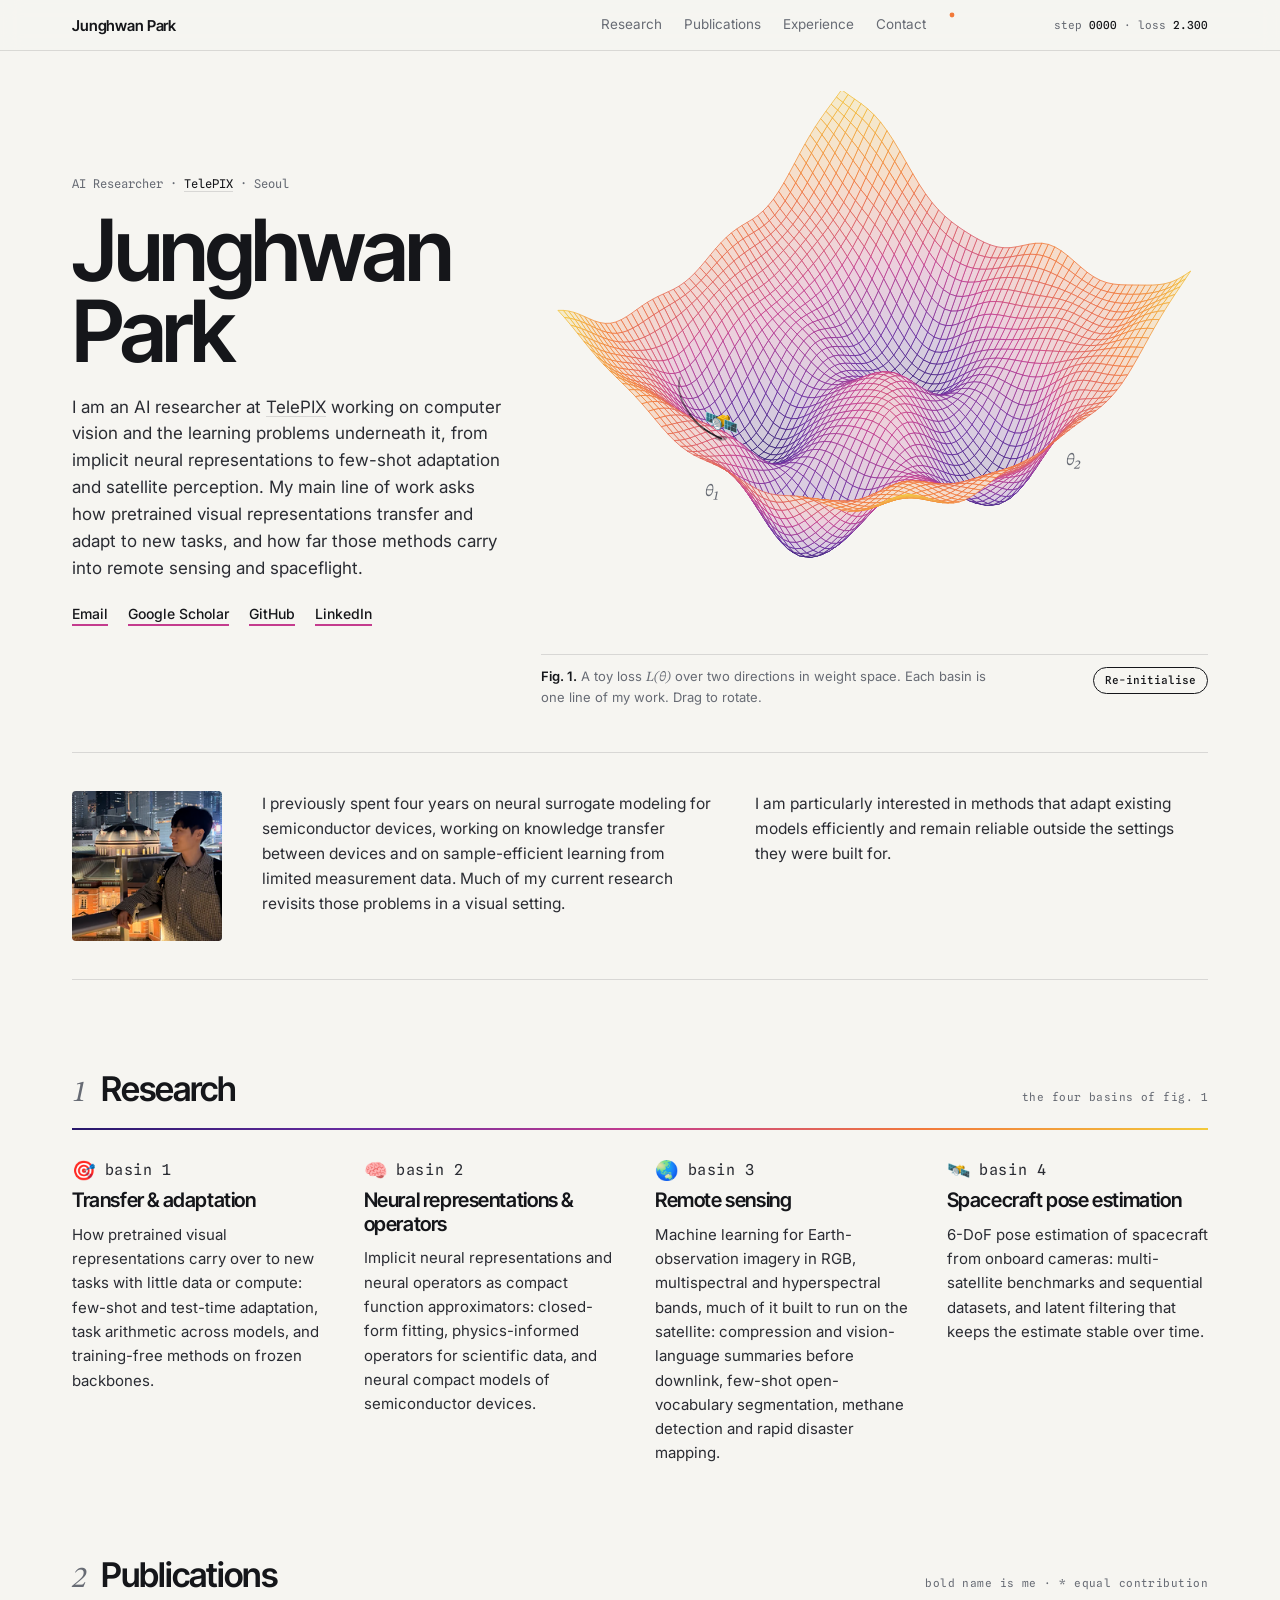
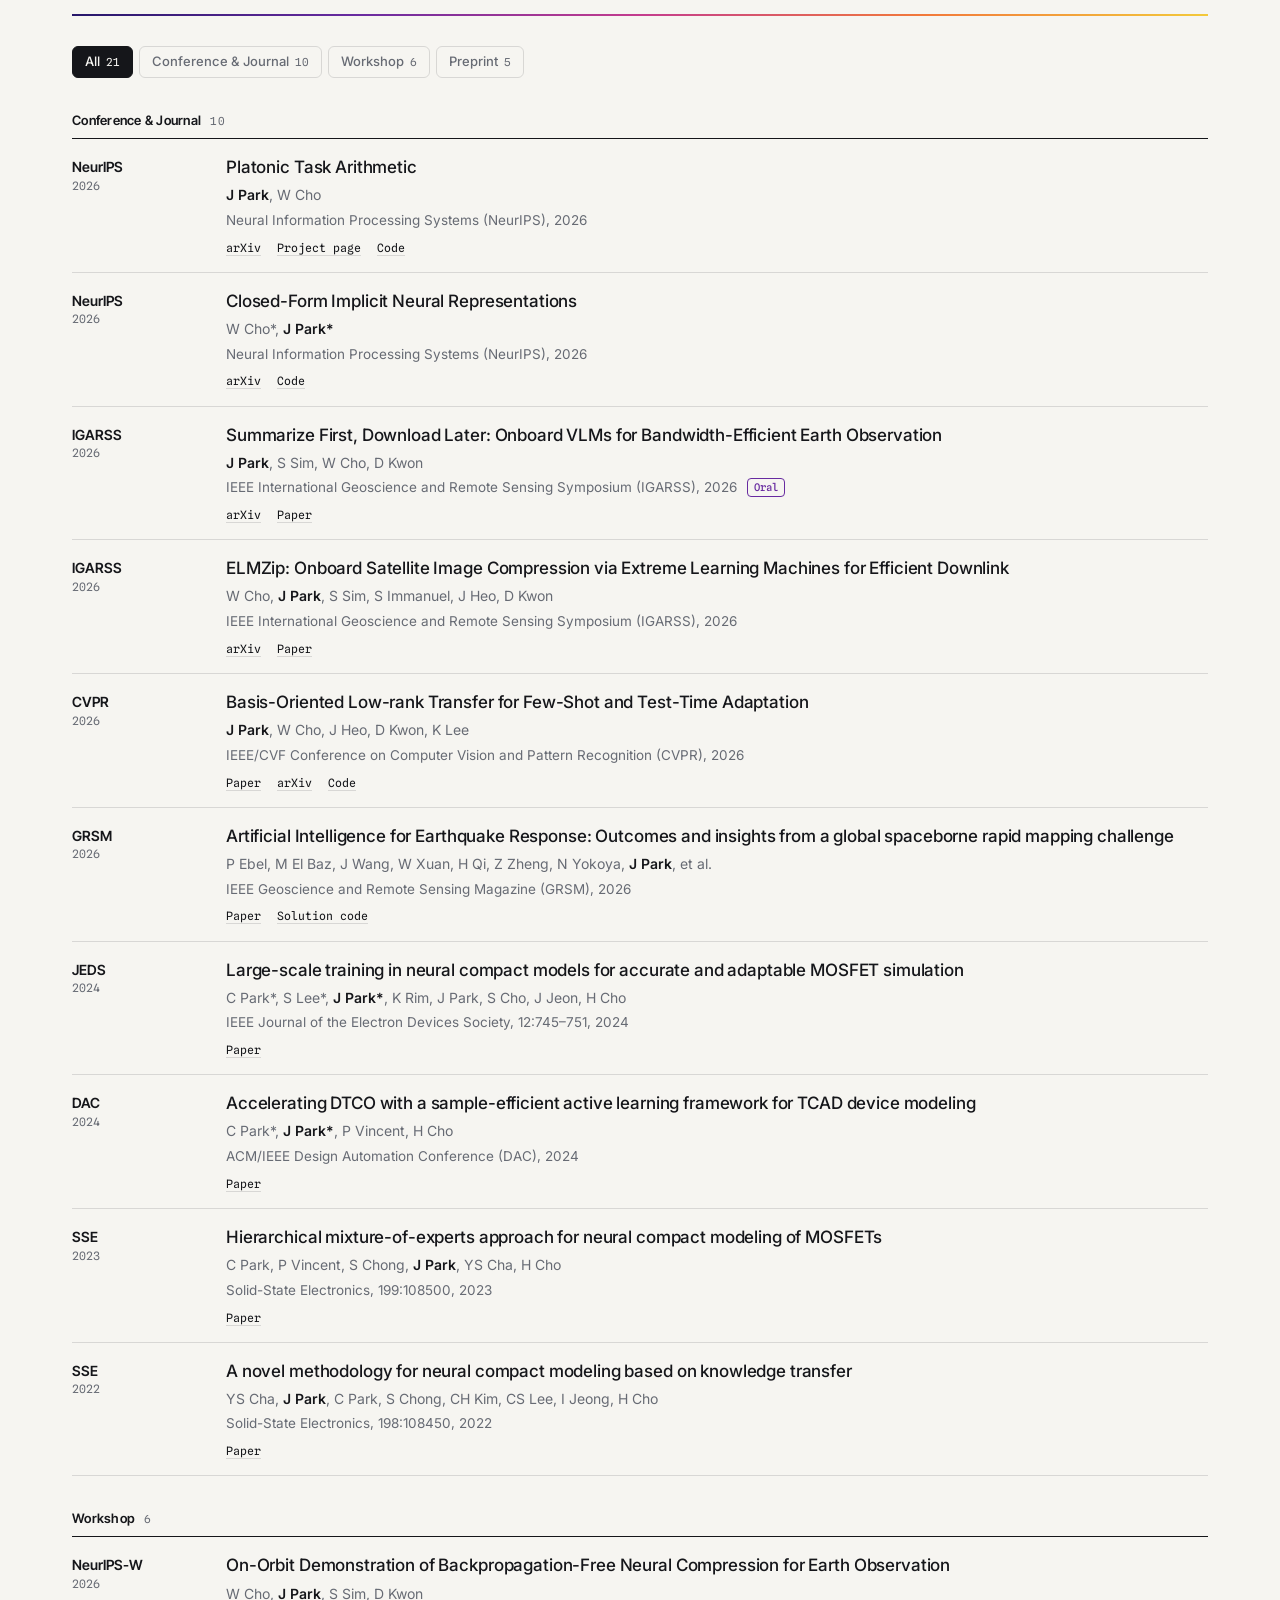
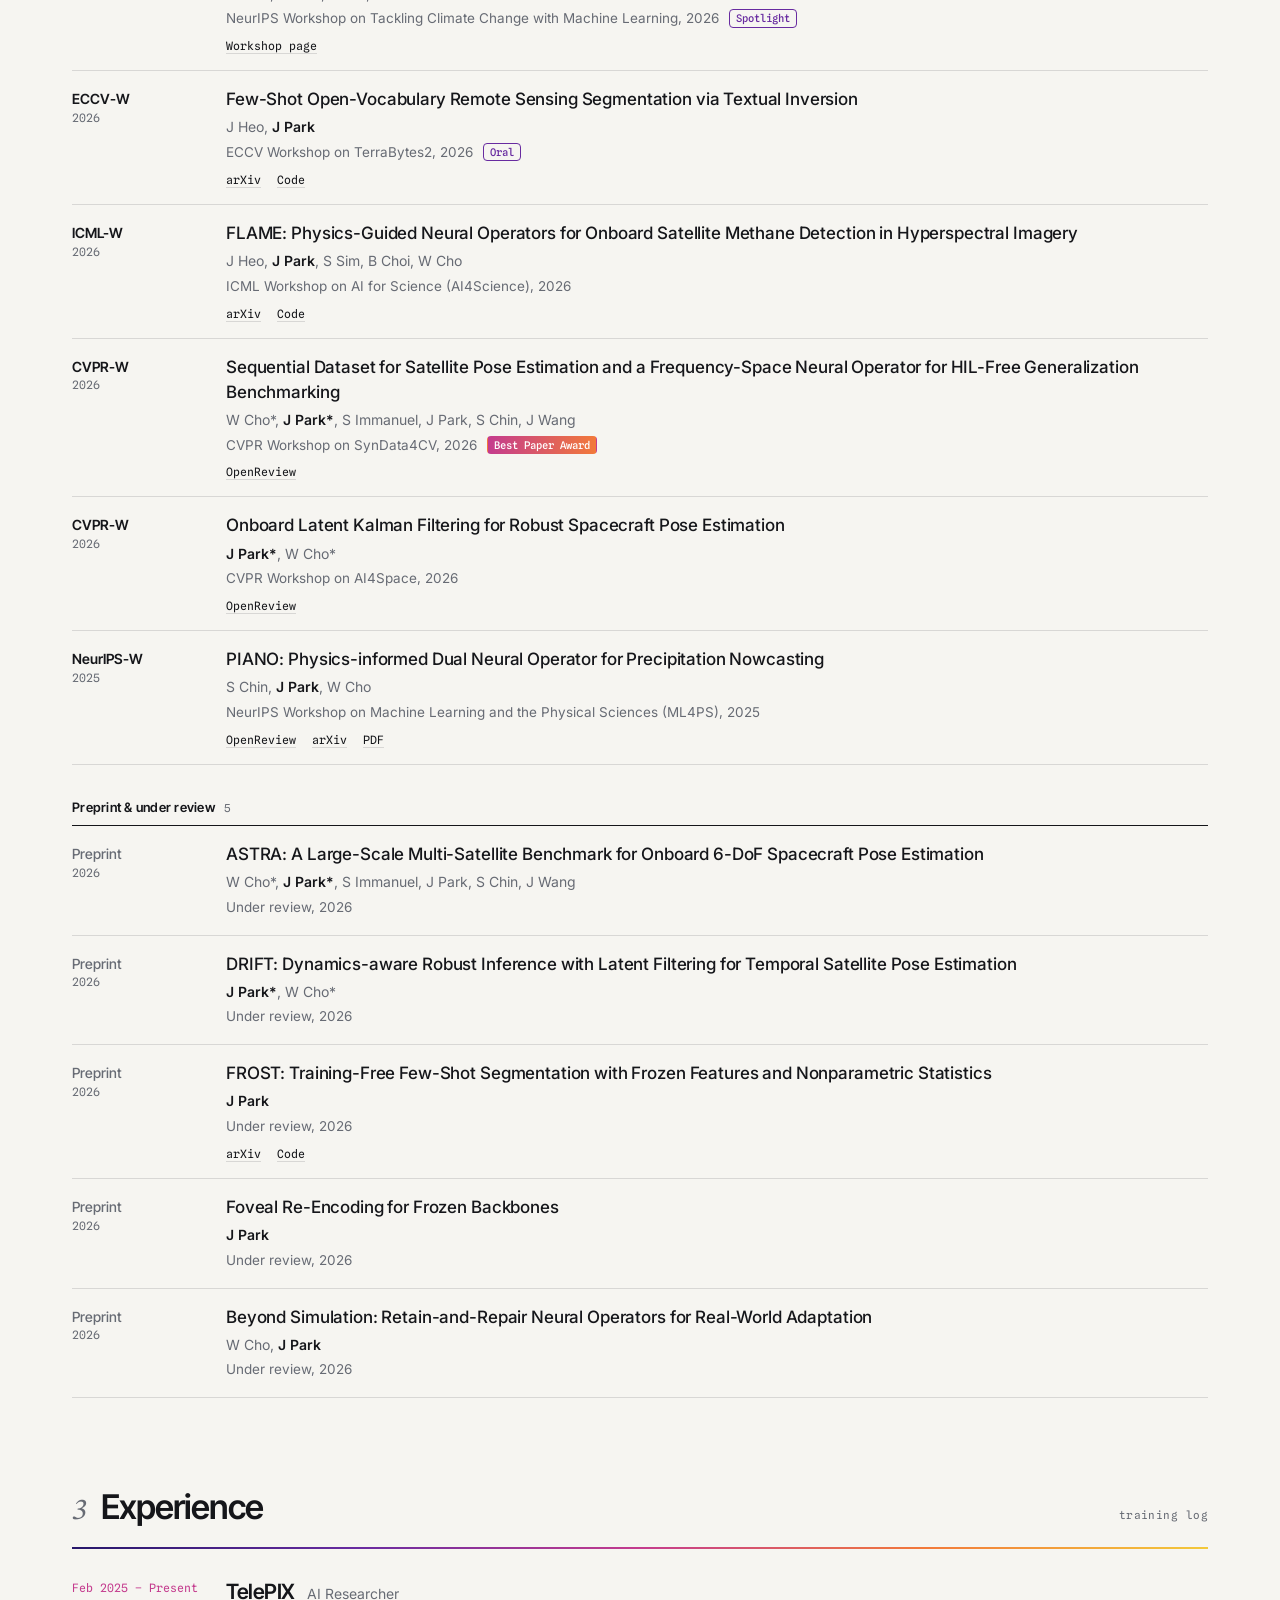
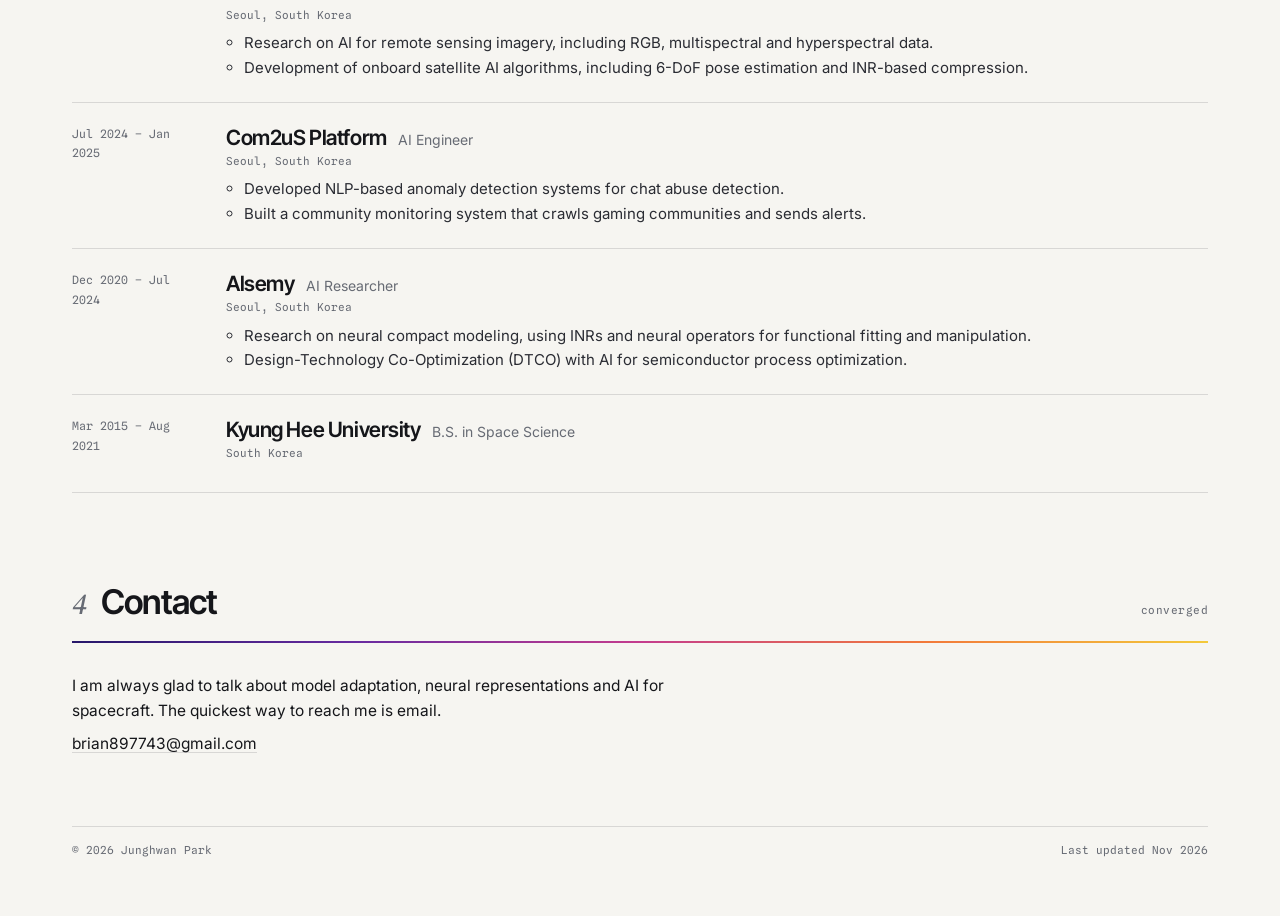
<file: index.html>
<!doctype html>
<html lang="en">
<head>
  <meta charset="utf-8">
  <meta name="viewport" content="width=device-width, initial-scale=1">
  <title>Junghwan Park | AI Researcher</title>
  <meta name="description" content="Junghwan Park is an AI researcher at TelePIX working on computer vision, model adaptation, implicit neural representations and onboard satellite AI.">
  <meta name="author" content="Junghwan Park">
  <link rel="canonical" href="https://jhpark-ai.github.io/">
  <meta property="og:type" content="profile">
  <meta property="og:title" content="Junghwan Park | AI Researcher">
  <meta property="og:description" content="AI researcher at TelePIX working on computer vision, model adaptation, implicit neural representations and onboard satellite AI.">
  <meta property="og:url" content="https://jhpark-ai.github.io/">
  <meta property="og:image" content="https://jhpark-ai.github.io/assets/profile.png">
  <meta name="twitter:card" content="summary">
  <meta name="theme-color" content="#f6f5f1">
  <link rel="icon" href="assets/favicon.svg" type="image/svg+xml">

  <link rel="preconnect" href="https://fonts.googleapis.com">
  <link rel="preconnect" href="https://fonts.gstatic.com" crossorigin>
  <link href="https://fonts.googleapis.com/css2?family=Inter+Tight:wght@500;600&family=Inter:wght@400;500;600&family=STIX+Two+Text:ital@1&family=Spline+Sans+Mono:wght@400;500&display=swap" rel="stylesheet">
  <link rel="stylesheet" href="assets/style.css?v=2">
  <script src="assets/main.js?v=4" defer></script>

  <script type="application/ld+json">
  {
    "@context": "https://schema.org",
    "@type": "Person",
    "name": "Junghwan Park",
    "url": "https://jhpark-ai.github.io/",
    "image": "https://jhpark-ai.github.io/assets/profile.png",
    "jobTitle": "AI Researcher",
    "worksFor": { "@type": "Organization", "name": "TelePIX", "url": "https://telepix.net/" },
    "alumniOf": { "@type": "CollegeOrUniversity", "name": "Kyung Hee University" },
    "address": { "@type": "PostalAddress", "addressLocality": "Seoul", "addressCountry": "KR" },
    "knowsAbout": ["Computer vision", "Few-shot learning", "Implicit neural representations", "Neural operators", "Remote sensing", "Spacecraft pose estimation"],
    "sameAs": [
      "https://scholar.google.com/citations?user=KDFm2E8AAAAJ",
      "https://github.com/jhpark-ai",
      "https://www.linkedin.com/in/junghwan-park-810b25239/"
    ]
  }
  </script>
</head>
<body>
<a class="skip" href="#about">Skip to content</a>

<header class="bar">
  <div class="wrap bar-in">
    <a class="who" href="#about">Junghwan Park</a>
    <nav aria-label="Sections"><a href="#research">Research</a><a href="#publications">Publications</a><a href="#experience">Experience</a><a href="#contact">Contact</a></nav>
    <!-- Scrolling the page is the "training run": the step counts up and the loss comes down. -->
    <div class="train" title="Scrolling the page is the training run" aria-hidden="true">
      <svg viewBox="0 0 92 24"><path id="curve" d=""/><circle id="curve-dot" r="2.4"/></svg>
      <span>step <b id="t-step">0000</b> · loss <b id="t-loss">2.300</b></span>
    </div>
  </div>
  <div class="prog" id="prog"></div>
</header>

<main>

<!-- ───────────── About ───────────── -->
<section id="about">
  <div class="wrap hero">
    <div>
      <p class="eyebrow">AI Researcher · <a href="https://telepix.net/" target="_blank" rel="noopener">TelePIX</a> · Seoul</p>
      <h1>Junghwan<br>Park</h1>
      <p class="lead">I am an AI researcher at <a href="https://telepix.net/" target="_blank" rel="noopener">TelePIX</a> working on computer vision and the learning problems underneath it, from implicit neural representations to few-shot adaptation and satellite perception. My main line of work asks how pretrained visual representations transfer and adapt to new tasks, and how far those methods carry into remote sensing and spaceflight.</p>
      <ul class="links" aria-label="Profiles">
        <li><a class="js-email" href="#contact">Email</a></li>
        <li><a href="https://scholar.google.com/citations?user=KDFm2E8AAAAJ" target="_blank" rel="noopener me">Google Scholar</a></li>
        <li><a href="https://github.com/jhpark-ai" target="_blank" rel="noopener me">GitHub</a></li>
        <li><a href="https://www.linkedin.com/in/junghwan-park-810b25239/" target="_blank" rel="noopener me">LinkedIn</a></li>
        <!-- To offer a CV download, add a public copy (without phone number) at assets/cv.pdf and uncomment:
        <li><a href="assets/cv.pdf" target="_blank" rel="noopener">CV</a></li> -->
      </ul>
    </div>
    <figure class="fig">
      <div class="stage" id="stage"><canvas id="surf" role="img" aria-label="A three-dimensional loss surface with four basins. A satellite circles down the slope and settles into one of them."></canvas></div>
      <figcaption class="cap">
        <p><b>Fig. 1.</b> A toy loss <span class="m">L(θ)</span> over two directions in weight space. Each basin is one line of my work. Drag to rotate.</p>
        <div class="ctl">
          <button type="button" id="again">Re-initialise</button>
        </div>
      </figcaption>
    </figure>
  </div>

  <div class="wrap">
    <div class="about">
      <img src="assets/profile.png" width="192" height="192" alt="Portrait of Junghwan Park">
      <p>I previously spent four years on neural surrogate modeling for semiconductor devices, working on knowledge transfer between devices and on sample-efficient learning from limited measurement data. Much of my current research revisits those problems in a visual setting.</p>
      <p>I am particularly interested in methods that adapt existing models efficiently and remain reliable outside the settings they were built for.</p>
    </div>
  </div>
</section>

<!-- ───────────── Research ─────────────
     One card per basin of fig. 1, in the same order as WELLS in assets/main.js.
     The figure reads each basin's name from the <h3> here. -->
<section class="s" id="research"><div class="wrap">
  <header class="sh"><span class="n">1</span><h2>Research</h2><p class="k">the four basins of fig. 1</p></header>
  <div class="rgrid">
      <article class="rs">
        <p class="k"><span class="mark" aria-hidden="true">🎯</span>basin 1</p>
        <h3>Transfer &amp; adaptation</h3>
        <p>How pretrained visual representations carry over to new tasks with little data or compute: few-shot and test-time adaptation, task arithmetic across models, and training-free methods on frozen backbones.</p>
      </article>
      <article class="rs">
        <p class="k"><span class="mark" aria-hidden="true">🧠</span>basin 2</p>
        <h3>Neural representations &amp; operators</h3>
        <p>Implicit neural representations and neural operators as compact function approximators: closed-form fitting, physics-informed operators for scientific data, and neural compact models of semiconductor devices.</p>
      </article>
      <article class="rs">
        <p class="k"><span class="mark" aria-hidden="true">🌏</span>basin 3</p>
        <h3>Remote sensing</h3>
        <p>Machine learning for Earth-observation imagery in RGB, multispectral and hyperspectral bands, much of it built to run on the satellite: compression and vision-language summaries before downlink, few-shot open-vocabulary segmentation, methane detection and rapid disaster mapping.</p>
      </article>
      <article class="rs">
        <p class="k"><span class="mark" aria-hidden="true">🛰️</span>basin 4</p>
        <h3>Spacecraft pose estimation</h3>
        <p>6-DoF pose estimation of spacecraft from onboard cameras: multi-satellite benchmarks and sequential datasets, and latent filtering that keeps the estimate stable over time.</p>
      </article>
  </div>
</div></section>

<!-- ───────────── Publications ─────────────
     To add a paper: copy one <li class="pub"> block and edit it. The counts update themselves. -->
<section class="s" id="publications"><div class="wrap">
  <header class="sh"><span class="n">2</span><h2>Publications</h2><p class="k">bold name is me · * equal contribution</p></header>
  <div class="flts" role="group" aria-label="Filter publications">
    <button type="button" class="flt on" data-f="all" aria-pressed="true">All <span>21</span></button>
    <button type="button" class="flt" data-f="main" aria-pressed="false">Conference &amp; Journal <span>10</span></button>
    <button type="button" class="flt" data-f="workshop" aria-pressed="false">Workshop <span>6</span></button>
    <button type="button" class="flt" data-f="preprint" aria-pressed="false">Preprint <span>5</span></button>
  </div>

    <div class="pg" data-type="main">
      <h3 class="pg-title">Conference &amp; Journal <span>10</span></h3>
      <ol class="pubs">

        <li class="pub">
          <div class="pub-meta"><span class="pv">NeurIPS</span><span class="py">2026</span></div>
          <div class="pub-main">
            <a class="pt" href="https://arxiv.org/abs/2610.00929" target="_blank" rel="noopener">Platonic Task Arithmetic</a>
            <p class="pa"><span class="me">J Park</span>, W Cho</p>
            <p class="pn">Neural Information Processing Systems (NeurIPS), 2026</p>
            <p class="pl"><a href="https://arxiv.org/abs/2610.00929" target="_blank" rel="noopener">arXiv</a><a href="Platonic-Task-Arithmetic/">Project page</a><a href="https://github.com/jhpark-ai/Platonic-Task-Arithmetic" target="_blank" rel="noopener">Code</a></p>
          </div>
        </li>

        <li class="pub">
          <div class="pub-meta"><span class="pv">NeurIPS</span><span class="py">2026</span></div>
          <div class="pub-main">
            <a class="pt" href="https://arxiv.org/abs/2602.07603" target="_blank" rel="noopener">Closed-Form Implicit Neural Representations</a>
            <p class="pa">W Cho*, <span class="me">J Park*</span></p>
            <p class="pn">Neural Information Processing Systems (NeurIPS), 2026</p>
            <p class="pl"><a href="https://arxiv.org/abs/2602.07603" target="_blank" rel="noopener">arXiv</a><a href="https://openreview.net/attachment?id=xgO3o4J75E&amp;name=supplementary_material" target="_blank" rel="noopener">Code</a></p>
          </div>
        </li>

        <li class="pub">
          <div class="pub-meta"><span class="pv">IGARSS</span><span class="py">2026</span></div>
          <div class="pub-main">
            <a class="pt" href="https://arxiv.org/abs/2608.06959" target="_blank" rel="noopener">Summarize First, Download Later: Onboard VLMs for Bandwidth-Efficient Earth Observation</a>
            <p class="pa"><span class="me">J Park</span>, S Sim, W Cho, D Kwon</p>
            <p class="pn">IEEE International Geoscience and Remote Sensing Symposium (IGARSS), 2026 <span class="badge">Oral</span></p>
            <p class="pl"><a href="https://arxiv.org/abs/2608.06959" target="_blank" rel="noopener">arXiv</a><a href="https://doi.org/10.1109/IGARSS60577.2026.11730445" target="_blank" rel="noopener">Paper</a></p>
          </div>
        </li>

        <li class="pub">
          <div class="pub-meta"><span class="pv">IGARSS</span><span class="py">2026</span></div>
          <div class="pub-main">
            <a class="pt" href="https://arxiv.org/abs/2608.06942" target="_blank" rel="noopener">ELMZip: Onboard Satellite Image Compression via Extreme Learning Machines for Efficient Downlink</a>
            <p class="pa">W Cho, <span class="me">J Park</span>, S Sim, S Immanuel, J Heo, D Kwon</p>
            <p class="pn">IEEE International Geoscience and Remote Sensing Symposium (IGARSS), 2026</p>
            <p class="pl"><a href="https://arxiv.org/abs/2608.06942" target="_blank" rel="noopener">arXiv</a><a href="https://doi.org/10.1109/IGARSS60577.2026.11730267" target="_blank" rel="noopener">Paper</a></p>
          </div>
        </li>

        <li class="pub">
          <div class="pub-meta"><span class="pv">CVPR</span><span class="py">2026</span></div>
          <div class="pub-main">
            <a class="pt" href="https://openaccess.thecvf.com/content/CVPR2026/html/Park_Basis-Oriented_Low-rank_Transfer_for_Few-Shot_and_Test-Time_Adaptation_CVPR_2026_paper.html" target="_blank" rel="noopener">Basis-Oriented Low-rank Transfer for Few-Shot and Test-Time Adaptation</a>
            <p class="pa"><span class="me">J Park</span>, W Cho, J Heo, D Kwon, K Lee</p>
            <p class="pn">IEEE/CVF Conference on Computer Vision and Pattern Recognition (CVPR), 2026</p>
            <p class="pl"><a href="https://openaccess.thecvf.com/content/CVPR2026/html/Park_Basis-Oriented_Low-rank_Transfer_for_Few-Shot_and_Test-Time_Adaptation_CVPR_2026_paper.html" target="_blank" rel="noopener">Paper</a><a href="https://arxiv.org/abs/2512.02441" target="_blank" rel="noopener">arXiv</a><a href="https://github.com/jhpark-ai/BOLT" target="_blank" rel="noopener">Code</a></p>
          </div>
        </li>

        <li class="pub">
          <div class="pub-meta"><span class="pv">GRSM</span><span class="py">2026</span></div>
          <div class="pub-main">
            <a class="pt" href="https://ieeexplore.ieee.org/abstract/document/11373906" target="_blank" rel="noopener">Artificial Intelligence for Earthquake Response: Outcomes and insights from a global spaceborne rapid mapping challenge</a>
            <p class="pa">P Ebel, M El Baz, J Wang, W Xuan, H Qi, Z Zheng, N Yokoya, <span class="me">J Park</span>, et al.</p>
            <p class="pn">IEEE Geoscience and Remote Sensing Magazine (GRSM), 2026</p>
            <p class="pl"><a href="https://ieeexplore.ieee.org/abstract/document/11373906" target="_blank" rel="noopener">Paper</a><a href="https://github.com/jhpark-ai/AI4EarthquakeResponse-1st" target="_blank" rel="noopener">Solution code</a></p>
          </div>
        </li>

        <li class="pub">
          <div class="pub-meta"><span class="pv">JEDS</span><span class="py">2024</span></div>
          <div class="pub-main">
            <a class="pt" href="https://doi.org/10.1109/JEDS.2024.3417521" target="_blank" rel="noopener">Large-scale training in neural compact models for accurate and adaptable MOSFET simulation</a>
            <p class="pa">C Park*, S Lee*, <span class="me">J Park*</span>, K Rim, J Park, S Cho, J Jeon, H Cho</p>
            <p class="pn">IEEE Journal of the Electron Devices Society, 12:745–751, 2024</p>
            <p class="pl"><a href="https://doi.org/10.1109/JEDS.2024.3417521" target="_blank" rel="noopener">Paper</a></p>
          </div>
        </li>

        <li class="pub">
          <div class="pub-meta"><span class="pv">DAC</span><span class="py">2024</span></div>
          <div class="pub-main">
            <a class="pt" href="https://doi.org/10.1145/3649329.3655925" target="_blank" rel="noopener">Accelerating DTCO with a sample-efficient active learning framework for TCAD device modeling</a>
            <p class="pa">C Park*, <span class="me">J Park*</span>, P Vincent, H Cho</p>
            <p class="pn">ACM/IEEE Design Automation Conference (DAC), 2024</p>
            <p class="pl"><a href="https://doi.org/10.1145/3649329.3655925" target="_blank" rel="noopener">Paper</a></p>
          </div>
        </li>

        <li class="pub">
          <div class="pub-meta"><span class="pv">SSE</span><span class="py">2023</span></div>
          <div class="pub-main">
            <a class="pt" href="https://doi.org/10.1016/j.sse.2022.108500" target="_blank" rel="noopener">Hierarchical mixture-of-experts approach for neural compact modeling of MOSFETs</a>
            <p class="pa">C Park, P Vincent, S Chong, <span class="me">J Park</span>, YS Cha, H Cho</p>
            <p class="pn">Solid-State Electronics, 199:108500, 2023</p>
            <p class="pl"><a href="https://doi.org/10.1016/j.sse.2022.108500" target="_blank" rel="noopener">Paper</a></p>
          </div>
        </li>

        <li class="pub">
          <div class="pub-meta"><span class="pv">SSE</span><span class="py">2022</span></div>
          <div class="pub-main">
            <a class="pt" href="https://doi.org/10.1016/j.sse.2022.108450" target="_blank" rel="noopener">A novel methodology for neural compact modeling based on knowledge transfer</a>
            <p class="pa">YS Cha, <span class="me">J Park</span>, C Park, S Chong, CH Kim, CS Lee, I Jeong, H Cho</p>
            <p class="pn">Solid-State Electronics, 198:108450, 2022</p>
            <p class="pl"><a href="https://doi.org/10.1016/j.sse.2022.108450" target="_blank" rel="noopener">Paper</a></p>
          </div>
        </li>

      </ol>
    </div>

    <div class="pg" data-type="workshop">
      <h3 class="pg-title">Workshop <span>6</span></h3>
      <ol class="pubs">

        <li class="pub">
          <div class="pub-meta"><span class="pv">NeurIPS-W</span><span class="py">2026</span></div>
          <div class="pub-main">
            <a class="pt" href="https://neurips.cc/virtual/2026/174541" target="_blank" rel="noopener">On-Orbit Demonstration of Backpropagation-Free Neural Compression for Earth Observation</a>
            <p class="pa">W Cho, <span class="me">J Park</span>, S Sim, D Kwon</p>
            <p class="pn">NeurIPS Workshop on Tackling Climate Change with Machine Learning, 2026 <span class="badge">Spotlight</span></p>
            <p class="pl"><a href="https://neurips.cc/virtual/2026/174541" target="_blank" rel="noopener">Workshop page</a></p>
          </div>
        </li>

        <li class="pub">
          <div class="pub-meta"><span class="pv">ECCV-W</span><span class="py">2026</span></div>
          <div class="pub-main">
            <a class="pt" href="https://arxiv.org/abs/2607.25563" target="_blank" rel="noopener">Few-Shot Open-Vocabulary Remote Sensing Segmentation via Textual Inversion</a>
            <p class="pa">J Heo, <span class="me">J Park</span></p>
            <p class="pn">ECCV Workshop on TerraBytes2, 2026 <span class="badge">Oral</span></p>
            <p class="pl"><a href="https://arxiv.org/abs/2607.25563" target="_blank" rel="noopener">arXiv</a><a href="https://github.com/ROKMC1250/FewShot-OVRS-TI" target="_blank" rel="noopener">Code</a></p>
          </div>
        </li>

        <li class="pub">
          <div class="pub-meta"><span class="pv">ICML-W</span><span class="py">2026</span></div>
          <div class="pub-main">
            <a class="pt" href="https://arxiv.org/abs/2606.01577" target="_blank" rel="noopener">FLAME: Physics-Guided Neural Operators for Onboard Satellite Methane Detection in Hyperspectral Imagery</a>
            <p class="pa">J Heo, <span class="me">J Park</span>, S Sim, B Choi, W Cho</p>
            <p class="pn">ICML Workshop on AI for Science (AI4Science), 2026</p>
            <p class="pl"><a href="https://arxiv.org/abs/2606.01577" target="_blank" rel="noopener">arXiv</a><a href="https://github.com/ROKMC1250/FLAME" target="_blank" rel="noopener">Code</a></p>
          </div>
        </li>

        <li class="pub">
          <div class="pub-meta"><span class="pv">CVPR-W</span><span class="py">2026</span></div>
          <div class="pub-main">
            <a class="pt" href="https://openreview.net/forum?id=dIO3JLoy19" target="_blank" rel="noopener">Sequential Dataset for Satellite Pose Estimation and a Frequency-Space Neural Operator for HIL-Free Generalization Benchmarking</a>
            <p class="pa">W Cho*, <span class="me">J Park*</span>, S Immanuel, J Park, S Chin, J Wang</p>
            <p class="pn">CVPR Workshop on SynData4CV, 2026 <span class="badge gold">Best Paper Award</span></p>
            <p class="pl"><a href="https://openreview.net/forum?id=dIO3JLoy19" target="_blank" rel="noopener">OpenReview</a></p>
          </div>
        </li>

        <li class="pub">
          <div class="pub-meta"><span class="pv">CVPR-W</span><span class="py">2026</span></div>
          <div class="pub-main">
            <a class="pt" href="https://openreview.net/forum?id=7yYcqe9l8a" target="_blank" rel="noopener">Onboard Latent Kalman Filtering for Robust Spacecraft Pose Estimation</a>
            <p class="pa"><span class="me">J Park*</span>, W Cho*</p>
            <p class="pn">CVPR Workshop on AI4Space, 2026</p>
            <p class="pl"><a href="https://openreview.net/forum?id=7yYcqe9l8a" target="_blank" rel="noopener">OpenReview</a></p>
          </div>
        </li>

        <li class="pub">
          <div class="pub-meta"><span class="pv">NeurIPS-W</span><span class="py">2025</span></div>
          <div class="pub-main">
            <a class="pt" href="https://openreview.net/forum?id=F3EcrOOE50" target="_blank" rel="noopener">PIANO: Physics-informed Dual Neural Operator for Precipitation Nowcasting</a>
            <p class="pa">S Chin, <span class="me">J Park</span>, W Cho</p>
            <p class="pn">NeurIPS Workshop on Machine Learning and the Physical Sciences (ML4PS), 2025</p>
            <p class="pl"><a href="https://openreview.net/forum?id=F3EcrOOE50" target="_blank" rel="noopener">OpenReview</a><a href="https://arxiv.org/abs/2512.01062" target="_blank" rel="noopener">arXiv</a><a href="https://ml4physicalsciences.github.io/2025/files/NeurIPS_ML4PS_2025_68.pdf" target="_blank" rel="noopener">PDF</a></p>
          </div>
        </li>

      </ol>
    </div>

    <div class="pg" data-type="preprint">
      <h3 class="pg-title">Preprint &amp; under review <span>5</span></h3>
      <ol class="pubs">

        <li class="pub is-pre">
          <div class="pub-meta"><span class="pv">Preprint</span><span class="py">2026</span></div>
          <div class="pub-main">
            <span class="pt">ASTRA: A Large-Scale Multi-Satellite Benchmark for Onboard 6-DoF Spacecraft Pose Estimation</span>
            <p class="pa">W Cho*, <span class="me">J Park*</span>, S Immanuel, J Park, S Chin, J Wang</p>
            <p class="pn">Under review, 2026</p>
          </div>
        </li>

        <li class="pub is-pre">
          <div class="pub-meta"><span class="pv">Preprint</span><span class="py">2026</span></div>
          <div class="pub-main">
            <span class="pt">DRIFT: Dynamics-aware Robust Inference with Latent Filtering for Temporal Satellite Pose Estimation</span>
            <p class="pa"><span class="me">J Park*</span>, W Cho*</p>
            <p class="pn">Under review, 2026</p>
          </div>
        </li>

        <li class="pub is-pre">
          <div class="pub-meta"><span class="pv">Preprint</span><span class="py">2026</span></div>
          <div class="pub-main">
            <a class="pt" href="https://arxiv.org/abs/2606.31136" target="_blank" rel="noopener">FROST: Training-Free Few-Shot Segmentation with Frozen Features and Nonparametric Statistics</a>
            <p class="pa"><span class="me">J Park</span></p>
            <p class="pn">Under review, 2026</p>
            <p class="pl"><a href="https://arxiv.org/abs/2606.31136" target="_blank" rel="noopener">arXiv</a><a href="https://github.com/jhpark-ai/FROST" target="_blank" rel="noopener">Code</a></p>
          </div>
        </li>

        <li class="pub is-pre">
          <div class="pub-meta"><span class="pv">Preprint</span><span class="py">2026</span></div>
          <div class="pub-main">
            <span class="pt">Foveal Re-Encoding for Frozen Backbones</span>
            <p class="pa"><span class="me">J Park</span></p>
            <p class="pn">Under review, 2026</p>
          </div>
        </li>

        <li class="pub is-pre">
          <div class="pub-meta"><span class="pv">Preprint</span><span class="py">2026</span></div>
          <div class="pub-main">
            <span class="pt">Beyond Simulation: Retain-and-Repair Neural Operators for Real-World Adaptation</span>
            <p class="pa">W Cho, <span class="me">J Park</span></p>
            <p class="pn">Under review, 2026</p>
          </div>
        </li>

      </ol>
    </div>

</div></section>

<!-- ───────────── Experience ───────────── -->
<section class="s" id="experience"><div class="wrap">
  <header class="sh"><span class="n">3</span><h2>Experience</h2><p class="k">training log</p></header>
  <ol class="xp">
      <li class="x now">
        <div class="x-when">Feb 2025 – Present</div>
        <div class="x-main">
          <h3><a href="https://telepix.net/" target="_blank" rel="noopener">TelePIX</a> <span>AI Researcher</span></h3>
          <p class="x-where">Seoul, South Korea</p>
            <ul>
              <li>Research on AI for remote sensing imagery, including RGB, multispectral and hyperspectral data.</li>
              <li>Development of onboard satellite AI algorithms, including 6-DoF pose estimation and INR-based compression.</li>
            </ul>
        </div>
      </li>
      <li class="x">
        <div class="x-when">Jul 2024 – Jan 2025</div>
        <div class="x-main">
          <h3><a href="https://com2us.com/platform" target="_blank" rel="noopener">Com2uS Platform</a> <span>AI Engineer</span></h3>
          <p class="x-where">Seoul, South Korea</p>
            <ul>
              <li>Developed NLP-based anomaly detection systems for chat abuse detection.</li>
              <li>Built a community monitoring system that crawls gaming communities and sends alerts.</li>
            </ul>
        </div>
      </li>
      <li class="x">
        <div class="x-when">Dec 2020 – Jul 2024</div>
        <div class="x-main">
          <h3><a href="https://www.alsemy.com/" target="_blank" rel="noopener">Alsemy</a> <span>AI Researcher</span></h3>
          <p class="x-where">Seoul, South Korea</p>
            <ul>
              <li>Research on neural compact modeling, using INRs and neural operators for functional fitting and manipulation.</li>
              <li>Design-Technology Co-Optimization (DTCO) with AI for semiconductor process optimization.</li>
            </ul>
        </div>
      </li>
      <li class="x">
        <div class="x-when">Mar 2015 – Aug 2021</div>
        <div class="x-main">
          <h3>Kyung Hee University <span>B.S. in Space Science</span></h3>
          <p class="x-where">South Korea</p>
        </div>
      </li>
  </ol>
</div></section>

<!-- ───────────── Contact ───────────── -->
<section class="s" id="contact"><div class="wrap">
  <header class="sh"><span class="n">4</span><h2>Contact</h2><p class="k">converged</p></header>
  <div class="contact">
    <p>I am always glad to talk about model adaptation, neural representations and AI for spacecraft. The quickest way to reach me is email.</p>
    <p><a class="mail js-email js-email-text" href="#contact" data-user="brian897743" data-domain="gmail.com">brian897743 [at] gmail.com</a></p>
  </div>
  <p class="foot"><span>© 2026 Junghwan Park</span><span>Last updated Nov 2026</span></p>
</div></section>

</main>
</body>
</html>
</file>
<file: assets/style.css>
/* Junghwan Park · personal page
   One light theme. The five colours --c0 to --c4 are the colour ramp of the loss surface in the hero;
   the same ramp is used for the rules under the section headings. */

:root{
  --paper:#f6f5f1; --ink:#15161a; --mut:#676b74; --rule:rgba(21,22,26,.13);
  --c0:#26176a; --c1:#682ba0; --c2:#c43c8e; --c3:#f2793a; --c4:#f3c93a;
  --ramp:linear-gradient(90deg,var(--c0),var(--c1),var(--c2),var(--c3),var(--c4));
  --tight:"Inter Tight","Inter",system-ui,sans-serif; --sans:"Inter",system-ui,sans-serif;
  --math:"STIX Two Text","Times New Roman",serif; --mono:"Spline Sans Mono",ui-monospace,Menlo,monospace;
}
*{box-sizing:border-box}
html{scroll-behavior:smooth;scroll-padding-top:70px}
body{margin:0;background:var(--paper);color:var(--ink);font:400 15.5px/1.62 var(--sans);-webkit-font-smoothing:antialiased;padding-bottom:48px}
a{color:inherit;text-decoration-color:var(--rule);text-underline-offset:3px}
a:hover{text-decoration-color:var(--c2)}
p{margin:0 0 1em}
.wrap{max-width:1200px;margin:0 auto;padding:0 32px}
.m{font-family:var(--math);font-style:italic;font-size:1.08em}
.k{font:400 11px/1.4 var(--mono);letter-spacing:.04em;color:var(--mut)}
.skip{position:absolute;left:-9999px;top:0;z-index:100;background:var(--ink);color:var(--paper);padding:10px 14px;font:500 14px/1 var(--sans)}
.skip:focus{left:12px;top:12px}

/* top bar: scrolling the page "trains" */
.bar{position:sticky;top:0;z-index:30;background:rgba(246,245,241,.9);backdrop-filter:blur(10px);-webkit-backdrop-filter:blur(10px);border-bottom:1px solid var(--rule)}
.bar-in{display:flex;align-items:center;gap:26px;height:50px}
.bar .who{font:600 15px/1 var(--tight);letter-spacing:-.01em;text-decoration:none}
.bar nav{display:flex;gap:22px;margin-left:auto;font-size:13.5px}
.bar nav a{text-decoration:none;color:var(--mut)} .bar nav a:hover{color:var(--ink)}
.train{display:flex;align-items:center;gap:10px;font:400 11px/1 var(--mono);color:var(--mut);font-variant-numeric:tabular-nums;white-space:nowrap}
.train b{font-weight:500;color:var(--ink)}
.train svg{width:92px;height:24px;overflow:visible}
.train path{fill:none;stroke:var(--c2);stroke-width:1.4;stroke-linejoin:round}
.train circle{fill:var(--c3)}
.prog{position:absolute;left:0;bottom:-1px;height:2px;width:100%;background:var(--ramp);transform-origin:0 50%;transform:scaleX(0)}

/* hero */
.hero{display:grid;grid-template-columns:minmax(0,.86fr) minmax(0,1.3fr);gap:28px;align-items:center;padding-top:40px;padding-bottom:44px}
.eyebrow{margin:0 0 18px;font:400 12px/1.4 var(--mono);color:var(--mut)}
.eyebrow a{color:var(--ink)}
h1{margin:0 0 22px;font:600 clamp(52px,6.700vw,100px)/.94 var(--tight);letter-spacing:-.04em}
.lead{font-size:17px;line-height:1.58;max-width:46ch;color:#2a2c33}
.links{list-style:none;display:flex;flex-wrap:wrap;gap:6px 20px;margin:22px 0 0;padding:0;font:500 14px/1.4 var(--sans)}
.links a{text-decoration:underline;text-decoration-color:var(--c2);text-decoration-thickness:1.5px;text-underline-offset:5px}
.links a:hover{color:var(--c2)}
.fig{margin:0;min-width:0}
.stage{position:relative;height:clamp(360px,44vw,600px);touch-action:pan-y;cursor:grab}
.stage:active{cursor:grabbing}
.stage canvas{position:absolute;inset:0;width:100%;height:100%;display:block}
.cap{display:flex;align-items:flex-start;gap:22px;justify-content:space-between;border-top:1px solid var(--rule);padding-top:12px}
.cap p{margin:0;font-size:13px;line-height:1.5;color:var(--mut);max-width:58ch}
.cap p b{color:var(--ink);font-weight:600}
.ctl{display:flex;align-items:center;gap:14px;flex:none;font:400 11px/1 var(--mono);color:var(--mut)}
.ctl button{font:500 11px/1 var(--mono);color:var(--ink);background:none;border:1px solid var(--ink);border-radius:999px;padding:7px 11px;cursor:pointer}
.ctl button:hover{background:var(--ink);color:var(--paper)}

/* about row */
.about{display:grid;grid-template-columns:150px minmax(0,1fr) minmax(0,1fr);gap:40px;align-items:start;padding-top:38px;padding-bottom:38px;border-top:1px solid var(--rule);border-bottom:1px solid var(--rule)}
.about img{display:block;width:150px;height:150px;object-fit:cover;border-radius:4px}
.about p{margin:0;color:#2a2c33}

section.s{padding-top:92px}
.sh{display:flex;align-items:baseline;gap:14px;padding-bottom:14px;margin-bottom:30px;position:relative}
.sh::after{content:"";position:absolute;left:0;right:0;bottom:0;height:2px;background:var(--ramp)}
.sh .n{font:italic 400 30px/1 var(--math);color:var(--mut)}
.sh h2{margin:0;font:600 34px/1 var(--tight);letter-spacing:-.03em}
.sh .k{margin-left:auto}

.rgrid{display:grid;grid-template-columns:repeat(4,1fr);gap:30px}
.rs .k{display:flex;align-items:center;gap:8px;margin:0 0 8px}
.rs .mark{font-size:19px;line-height:1}
.rs h3{margin:0 0 10px;font:600 20px/1.18 var(--tight);letter-spacing:-.02em}
.rs p{font-size:15px;color:#2a2c33;margin:0}

.flts{display:flex;flex-wrap:wrap;gap:6px;margin-bottom:4px}
.flt{font:500 13px/1 var(--sans);color:var(--mut);background:none;border:1px solid var(--rule);border-radius:6px;padding:8px 12px;cursor:pointer}
.flt span{font:400 11px var(--mono);margin-left:3px}
.flt.on{color:var(--paper);background:var(--ink);border-color:var(--ink)}
.pg-title{margin:36px 0 0;padding-bottom:10px;border-bottom:1px solid var(--ink);font:600 13px/1 var(--tight);letter-spacing:.02em}
.pg-title span{font:400 11px var(--mono);color:var(--mut);margin-left:6px}
.pubs{list-style:none;margin:0;padding:0}
.pub{display:grid;grid-template-columns:128px minmax(0,1fr);gap:0 26px;padding:16px 0;border-bottom:1px solid var(--rule)}
.pub-meta{padding-top:2px;display:flex;flex-direction:column;gap:1px}
.pv{font:600 14px/1.4 var(--tight)} .is-pre .pv{color:var(--mut);font-weight:500}
.py{font:400 11.5px/1.4 var(--mono);color:var(--mut)}
.pt{font:500 17px/1.36 var(--sans);letter-spacing:-.008em;text-decoration:none}
a.pt:hover{text-decoration:underline;text-decoration-color:var(--c2)}
.pa{margin:4px 0 0;font-size:14px;color:var(--mut)}
.pa .me{color:var(--ink);font-weight:600}
.pn{margin:3px 0 0;font-size:13.5px;color:var(--mut)}
.badge{display:inline-block;font:500 10.5px/1 var(--mono);color:var(--c1);border:1px solid currentColor;border-radius:4px;padding:3px 6px;margin-left:6px;vertical-align:1px}
.badge.gold{color:#fff;border-color:transparent;background:linear-gradient(90deg,var(--c2),var(--c3))}
.pl{margin:8px 0 0;display:flex;flex-wrap:wrap;gap:4px 16px;font:400 11.5px/1.4 var(--mono)}

.xp{list-style:none;margin:0;padding:0}
.x{display:grid;grid-template-columns:128px minmax(0,1fr);gap:0 26px;padding:22px 0;border-bottom:1px solid var(--rule)}
.x:first-child{padding-top:0}
.x-when{font:400 11.5px/1.7 var(--mono);color:var(--mut)}
.x.now .x-when{color:var(--c2)}
.x h3{margin:0;font:600 21px/1.2 var(--tight);letter-spacing:-.02em}
.x h3 a{text-decoration:none} .x h3 a:hover{color:var(--c2)}
.x h3 span{font:400 14px var(--sans);letter-spacing:0;color:var(--mut);margin-left:8px;white-space:nowrap}
.x-where{margin:4px 0 8px;font:400 11px/1.4 var(--mono);color:var(--mut)}
.x ul{margin:0;padding-left:18px;font-size:15px;color:#2a2c33}

.contact p{margin:0 0 .5em;max-width:60ch}
.mail{word-break:break-all}
.foot{display:flex;justify-content:space-between;margin-top:70px;padding-top:16px;border-top:1px solid var(--rule);font:400 11px var(--mono);color:var(--mut)}

@media (max-width:980px){
  .hero{grid-template-columns:1fr;padding-top:34px}
  .about{grid-template-columns:110px 1fr;gap:20px 26px}
  .about img{width:110px;height:110px;grid-row:1/3}
  .rgrid{grid-template-columns:1fr 1fr;gap:38px 30px}
  .bar nav{display:none}.train{margin-left:auto}
  .cap{flex-direction:column;gap:12px}
}
@media (max-width:620px){
  .wrap{padding-left:20px;padding-right:20px}
  .pub,.x{grid-template-columns:1fr}
  .pub-meta{flex-direction:row;gap:10px;align-items:baseline;margin-bottom:5px}
  .x-when{margin-bottom:6px}
  .rgrid{grid-template-columns:1fr}
  .about{grid-template-columns:1fr}.about img{grid-row:auto}
  .train svg{display:none}
  .sh .k{display:none}
}
@media (prefers-reduced-motion:reduce){html{scroll-behavior:auto}}
</file>
